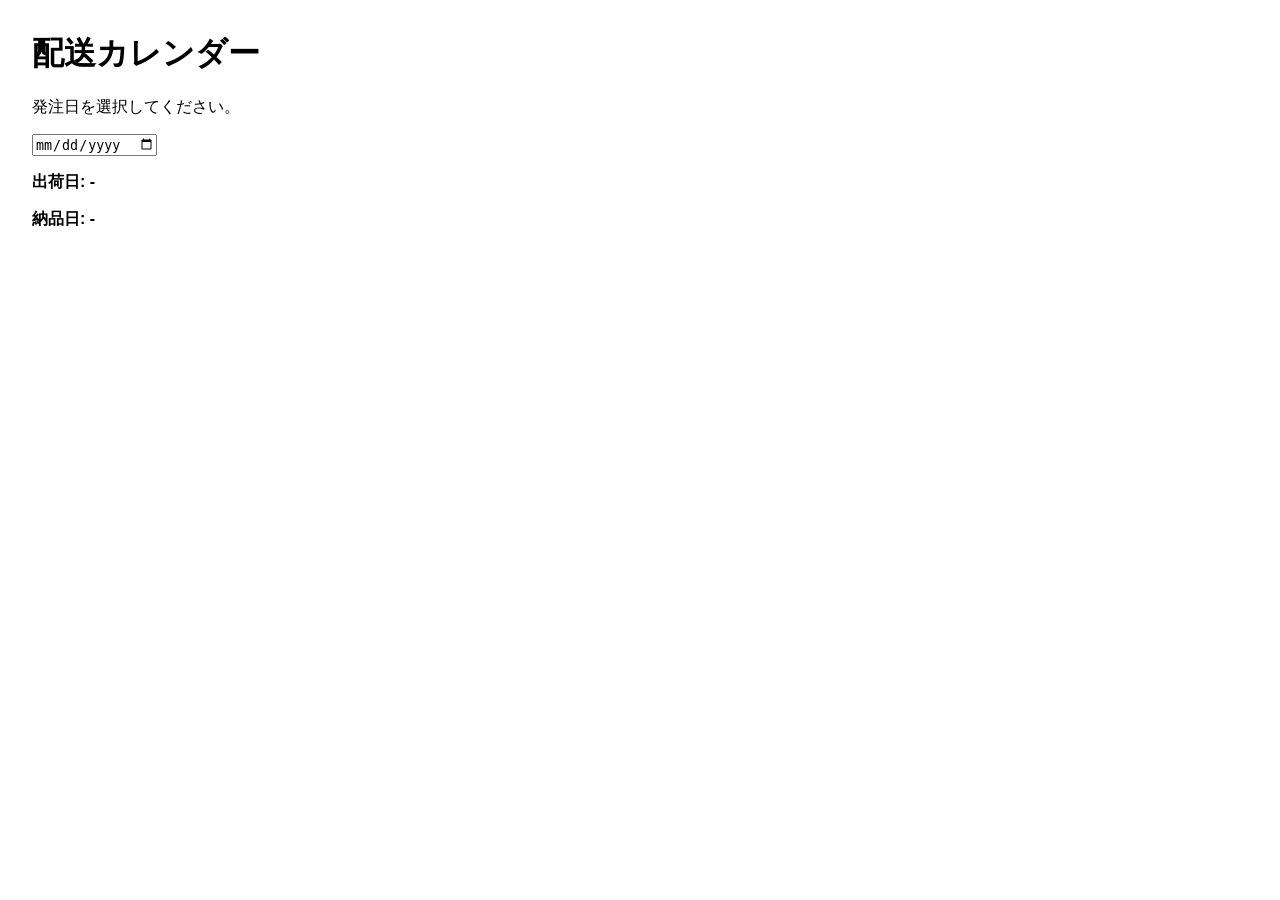
<file: delivery_calendar/index.html>
<!DOCTYPE html>
<html lang="ja">
<head>
<meta charset="UTF-8">
<title>配送カレンダー</title>
<style>
body { font-family: Arial, sans-serif; margin: 2em; }
label { display: inline-block; width: 6em; }
.result { margin-top: 1em; font-weight: bold; }
.calendar { border-collapse: collapse; margin-top: 1em; }
.calendar th, .calendar td { border: 1px solid #ccc; width: 2em; height: 2em; text-align: center; }
.holiday { background: #f0f0f0; }
.order { background: #aee; }
.ship { background: #fea; }
.delivery { background: #afa; }
</style>
</head>
<body>
<h1>配送カレンダー</h1>
<p>発注日を選択してください。</p>
<input type="date" id="orderDate" />
<div class="result">
<p>出荷日: <span id="shipDate">-</span></p>
<p>納品日: <span id="deliveryDate">-</span></p>
</div>
<div id="calendar"></div>
<script src="app.js"></script>
</body>
</html>
</file>
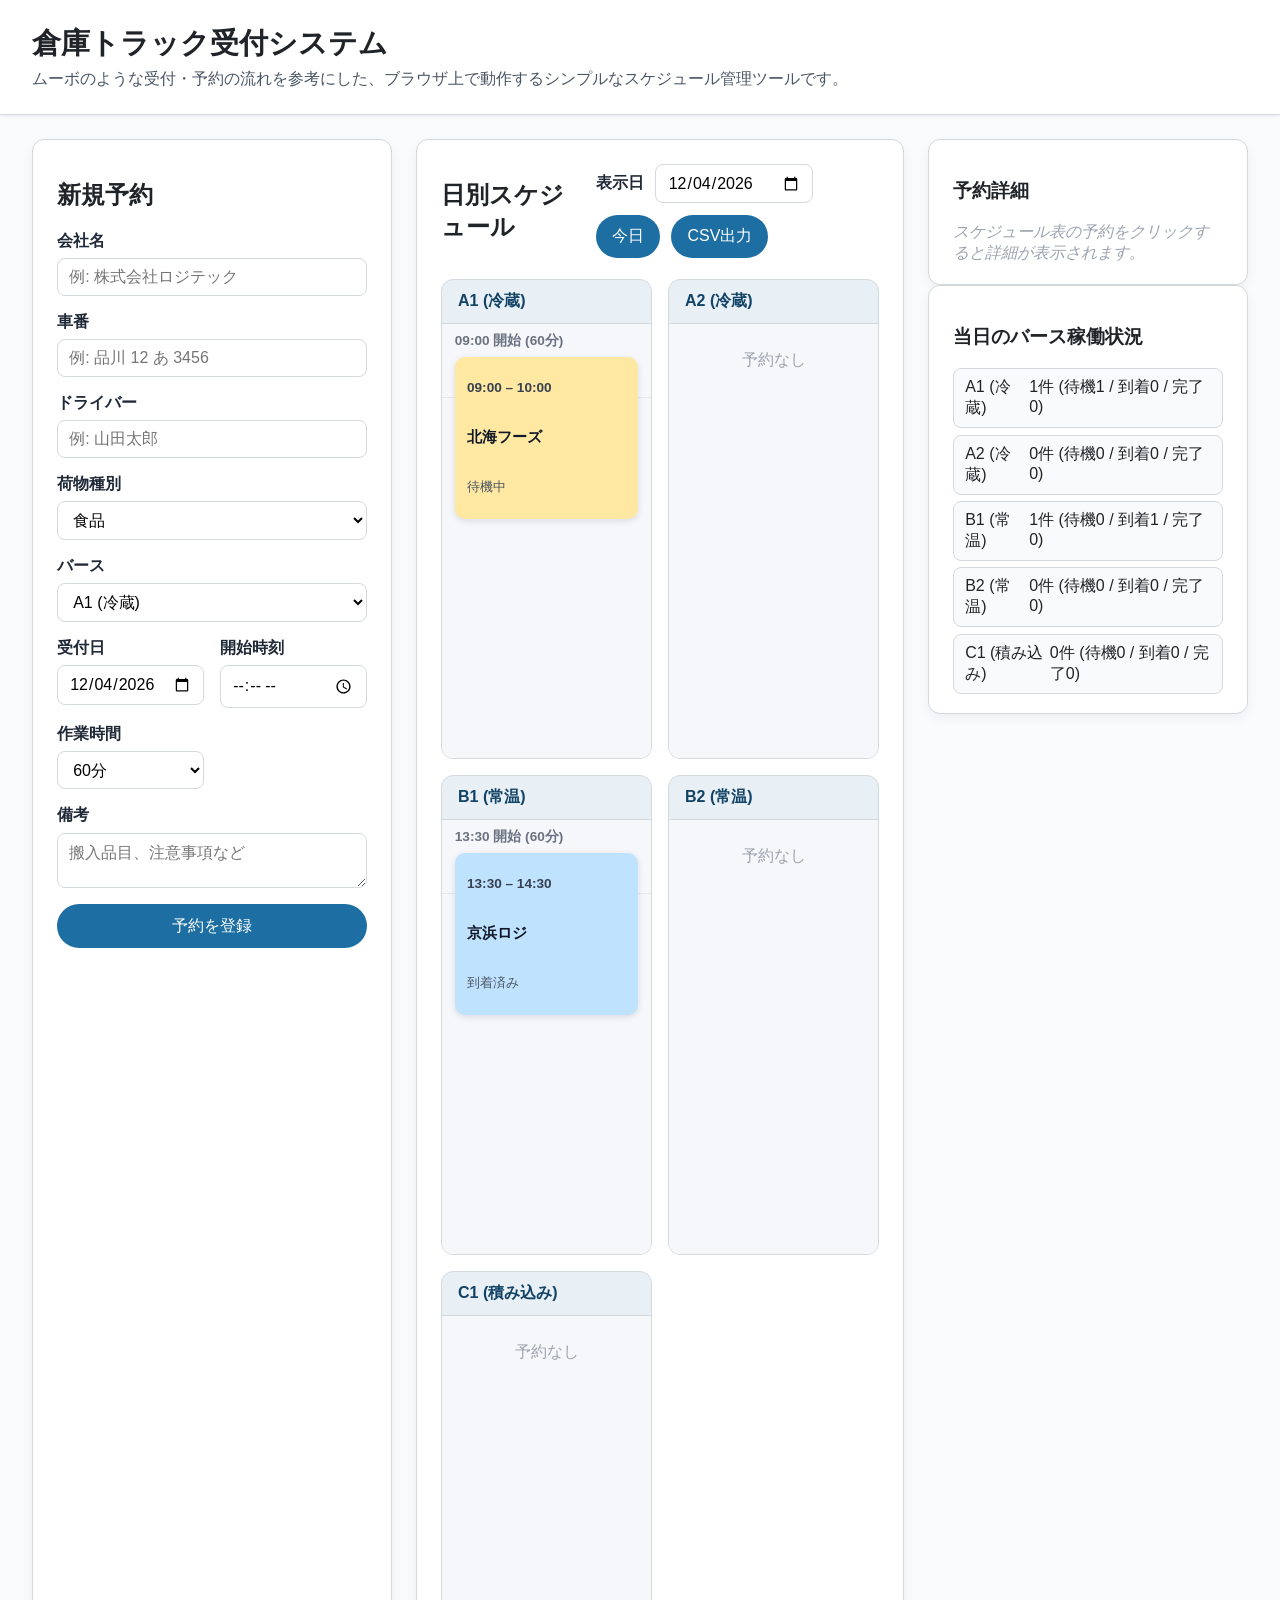
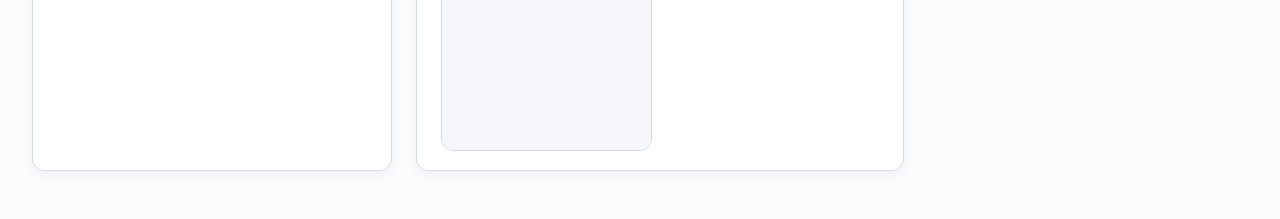
<file: truck_reception/index.html>
<!DOCTYPE html>
<html lang="ja">
<head>
  <meta charset="UTF-8">
  <title>トラック受付スケジューラ</title>
  <meta name="viewport" content="width=device-width, initial-scale=1">
  <link rel="stylesheet" href="styles.css">
</head>
<body>
  <header>
    <h1>倉庫トラック受付システム</h1>
    <p>ムーボのような受付・予約の流れを参考にした、ブラウザ上で動作するシンプルなスケジュール管理ツールです。</p>
  </header>
  <main>
    <section id="reservation">
      <h2>新規予約</h2>
      <form id="reservationForm">
        <div class="field">
          <label for="company">会社名</label>
          <input id="company" name="company" type="text" required placeholder="例: 株式会社ロジテック">
        </div>
        <div class="field">
          <label for="truckId">車番</label>
          <input id="truckId" name="truckId" type="text" required placeholder="例: 品川 12 あ 3456">
        </div>
        <div class="field">
          <label for="driver">ドライバー</label>
          <input id="driver" name="driver" type="text" placeholder="例: 山田太郎">
        </div>
        <div class="field">
          <label for="cargo">荷物種別</label>
          <select id="cargo" name="cargo">
            <option value="食品">食品</option>
            <option value="日用品">日用品</option>
            <option value="アパレル">アパレル</option>
            <option value="家電">家電</option>
            <option value="その他">その他</option>
          </select>
        </div>
        <div class="field">
          <label for="dock">バース</label>
          <select id="dock" name="dock"></select>
        </div>
        <div class="inline">
          <div class="field">
            <label for="date">受付日</label>
            <input id="date" name="date" type="date" required>
          </div>
          <div class="field">
            <label for="time">開始時刻</label>
            <input id="time" name="time" type="time" required>
          </div>
          <div class="field">
            <label for="duration">作業時間</label>
            <select id="duration" name="duration">
              <option value="30">30分</option>
              <option value="60" selected>60分</option>
              <option value="90">90分</option>
              <option value="120">120分</option>
            </select>
          </div>
        </div>
        <div class="field">
          <label for="note">備考</label>
          <textarea id="note" name="note" rows="2" placeholder="搬入品目、注意事項など"></textarea>
        </div>
        <button type="submit">予約を登録</button>
      </form>
    </section>

    <section id="schedule">
      <div class="schedule-header">
        <h2>日別スケジュール</h2>
        <div class="controls">
          <label for="selectedDate">表示日</label>
          <input type="date" id="selectedDate">
          <button id="todayBtn" type="button">今日</button>
          <button id="exportCsvBtn" type="button">CSV出力</button>
        </div>
      </div>
      <div id="scheduleGrid"></div>
    </section>

    <aside id="sidePanel">
      <section>
        <h3>予約詳細</h3>
        <div id="details" class="empty">スケジュール表の予約をクリックすると詳細が表示されます。</div>
      </section>
      <section>
        <h3>当日のバース稼働状況</h3>
        <ul id="dockStats"></ul>
      </section>
    </aside>
  </main>

  <template id="detailTemplate">
    <dl>
      <div><dt>会社</dt><dd data-field="company"></dd></div>
      <div><dt>車番</dt><dd data-field="truckId"></dd></div>
      <div><dt>ドライバー</dt><dd data-field="driver"></dd></div>
      <div><dt>荷物</dt><dd data-field="cargo"></dd></div>
      <div><dt>バース</dt><dd data-field="dock"></dd></div>
      <div><dt>受付時間</dt><dd data-field="timeRange"></dd></div>
      <div><dt>状況</dt><dd data-field="status"></dd></div>
      <div><dt>備考</dt><dd data-field="note"></dd></div>
      <div class="detail-actions">
        <button type="button" data-action="toggle">到着/完了を更新</button>
        <button type="button" data-action="delete">予約を削除</button>
      </div>
    </dl>
  </template>

  <template id="slotTemplate">
    <div class="slot" tabindex="0">
      <p class="slot-time"></p>
      <p class="slot-company"></p>
      <p class="slot-status"></p>
    </div>
  </template>

  <template id="dockStatTemplate">
    <li><span class="dock-label"></span><span class="dock-count"></span></li>
  </template>

  <div id="snackbar" role="status" aria-live="polite"></div>

  <script src="app.js"></script>
</body>
</html>
</file>
<file: truck_reception/styles.css>
:root {
  color-scheme: light dark;
  --primary: #1d6fa3;
  --accent: #1c9a74;
  --bg: #f9fbfd;
  --border: #d4d9dd;
  --waiting: #ffe8a1;
  --arrived: #bfe3ff;
  --completed: #c7f2cf;
}

* {
  box-sizing: border-box;
}

body {
  margin: 0;
  font-family: "Noto Sans JP", "Hiragino Kaku Gothic ProN", Meiryo, sans-serif;
  background: var(--bg);
  color: #202428;
  min-height: 100vh;
}

header {
  background: white;
  border-bottom: 1px solid var(--border);
  padding: 1.5rem 2rem;
  box-shadow: 0 1px 4px rgba(17, 24, 39, 0.08);
}

header h1 {
  margin: 0 0 0.3rem;
  font-size: 1.8rem;
}

header p {
  margin: 0;
  color: #4b5563;
  max-width: 60rem;
}

main {
  display: grid;
  grid-template-columns: minmax(320px, 360px) 1fr minmax(260px, 320px);
  gap: 1.5rem;
  padding: 1.5rem 2rem 3rem;
}

section, aside section {
  background: white;
  border: 1px solid var(--border);
  border-radius: 12px;
  padding: 1.2rem 1.5rem;
  box-shadow: 0 4px 12px rgba(15, 23, 42, 0.05);
}

#reservation form {
  display: flex;
  flex-direction: column;
  gap: 1rem;
}

.field {
  display: flex;
  flex-direction: column;
  gap: 0.4rem;
}

.inline {
  display: grid;
  grid-template-columns: repeat(auto-fit, minmax(120px, 1fr));
  gap: 1rem;
}

label {
  font-weight: 600;
  color: #1f2937;
}

input, select, textarea, button {
  font: inherit;
}

input, select, textarea {
  padding: 0.55rem 0.7rem;
  border: 1px solid var(--border);
  border-radius: 8px;
  background: #fff;
  transition: border-color 0.2s ease;
}

input:focus, select:focus, textarea:focus {
  outline: none;
  border-color: var(--primary);
  box-shadow: 0 0 0 2px rgba(29, 111, 163, 0.18);
}

button[type="submit"], .detail-actions button, #todayBtn, #exportCsvBtn {
  background: var(--primary);
  color: white;
  border: none;
  padding: 0.7rem 1rem;
  border-radius: 999px;
  cursor: pointer;
  transition: filter 0.2s ease, transform 0.1s ease;
}

button[type="submit"]:hover, .detail-actions button:hover, #todayBtn:hover, #exportCsvBtn:hover {
  filter: brightness(1.05);
}

button[type="submit"]:active, .detail-actions button:active, #todayBtn:active, #exportCsvBtn:active {
  transform: translateY(1px);
}

#schedule {
  display: flex;
  flex-direction: column;
  gap: 1rem;
}

.schedule-header {
  display: flex;
  justify-content: space-between;
  align-items: center;
  gap: 1rem;
}

.controls {
  display: flex;
  align-items: center;
  gap: 0.7rem;
  flex-wrap: wrap;
}

#scheduleGrid {
  display: grid;
  grid-template-columns: repeat(auto-fit, minmax(180px, 1fr));
  gap: 1rem;
}

.dock-column {
  border: 1px solid var(--border);
  border-radius: 12px;
  overflow: hidden;
  display: flex;
  flex-direction: column;
  min-height: 480px;
}

.dock-header {
  background: rgba(29, 111, 163, 0.1);
  color: #124366;
  font-weight: 700;
  padding: 0.7rem 1rem;
  border-bottom: 1px solid var(--border);
}

.dock-body {
  flex: 1;
  display: grid;
  grid-template-rows: repeat(auto-fill, minmax(72px, auto));
  background: #f5f7fa;
}

.time-slot {
  border-bottom: 1px solid #e5e7eb;
  padding: 0.5rem 0.8rem;
  display: flex;
  flex-direction: column;
  gap: 0.4rem;
}

.time-label {
  font-size: 0.85rem;
  font-weight: 600;
  color: #6b7280;
}

.slot {
  border-radius: 10px;
  border: 1px solid transparent;
  padding: 0.55rem 0.7rem;
  background: white;
  box-shadow: 0 2px 6px rgba(15, 23, 42, 0.12);
  cursor: pointer;
  display: grid;
  gap: 0.2rem;
  transition: transform 0.1s ease, box-shadow 0.15s ease;
}

.slot:focus, .slot:hover {
  outline: none;
  transform: translateY(-2px);
  box-shadow: 0 6px 16px rgba(15, 23, 42, 0.16);
}

.slot-time {
  font-size: 0.85rem;
  font-weight: 600;
  color: #374151;
}

.slot-company {
  font-size: 0.95rem;
  font-weight: 700;
  color: #111827;
}

.slot-status {
  font-size: 0.8rem;
  color: #4b5563;
}

.slot.waiting {
  background: var(--waiting);
}

.slot.arrived {
  background: var(--arrived);
}

.slot.completed {
  background: var(--completed);
}

#details.empty {
  color: #9ca3af;
  font-style: italic;
}

#details dl {
  margin: 0;
  display: grid;
  grid-template-columns: 5rem 1fr;
  row-gap: 0.6rem;
  column-gap: 0.4rem;
}

#details dt {
  font-weight: 600;
  color: #1f2937;
}

.detail-actions {
  grid-column: 1 / -1;
  display: flex;
  gap: 0.7rem;
  margin-top: 0.6rem;
}

.detail-actions button:last-child {
  background: #d9534f;
}

#dockStats {
  list-style: none;
  margin: 0;
  padding: 0;
  display: flex;
  flex-direction: column;
  gap: 0.4rem;
}

#dockStats li {
  display: flex;
  justify-content: space-between;
  padding: 0.5rem 0.7rem;
  border: 1px solid var(--border);
  border-radius: 8px;
  background: #f9fafb;
}

#snackbar {
  position: fixed;
  bottom: 24px;
  left: 50%;
  transform: translateX(-50%) translateY(120%);
  background: rgba(17, 24, 39, 0.92);
  color: white;
  padding: 0.75rem 1.4rem;
  border-radius: 999px;
  box-shadow: 0 6px 16px rgba(15, 23, 42, 0.25);
  opacity: 0;
  transition: opacity 0.3s ease, transform 0.3s ease;
  pointer-events: none;
  font-size: 0.95rem;
}

#snackbar.show {
  opacity: 1;
  transform: translateX(-50%) translateY(0);
}

@media (max-width: 1100px) {
  main {
    grid-template-columns: minmax(300px, 1fr);
  }

  #sidePanel {
    display: grid;
    gap: 1rem;
  }
}

@media (prefers-color-scheme: dark) {
  body {
    background: #0f172a;
    color: #f9fafb;
  }

  header, section, aside section {
    background: #111827;
    color: #f9fafb;
    border-color: #1f2937;
  }

  input, select, textarea {
    background: #0f172a;
    color: inherit;
    border-color: #1f2937;
  }

  #scheduleGrid {
    color: inherit;
  }

  .dock-body {
    background: #0f172a;
  }

  .time-slot {
    border-bottom-color: #1f2937;
  }

  .slot {
    background: #111827;
    color: inherit;
  }

  #dockStats li {
    background: #111827;
  }
}
</file>
